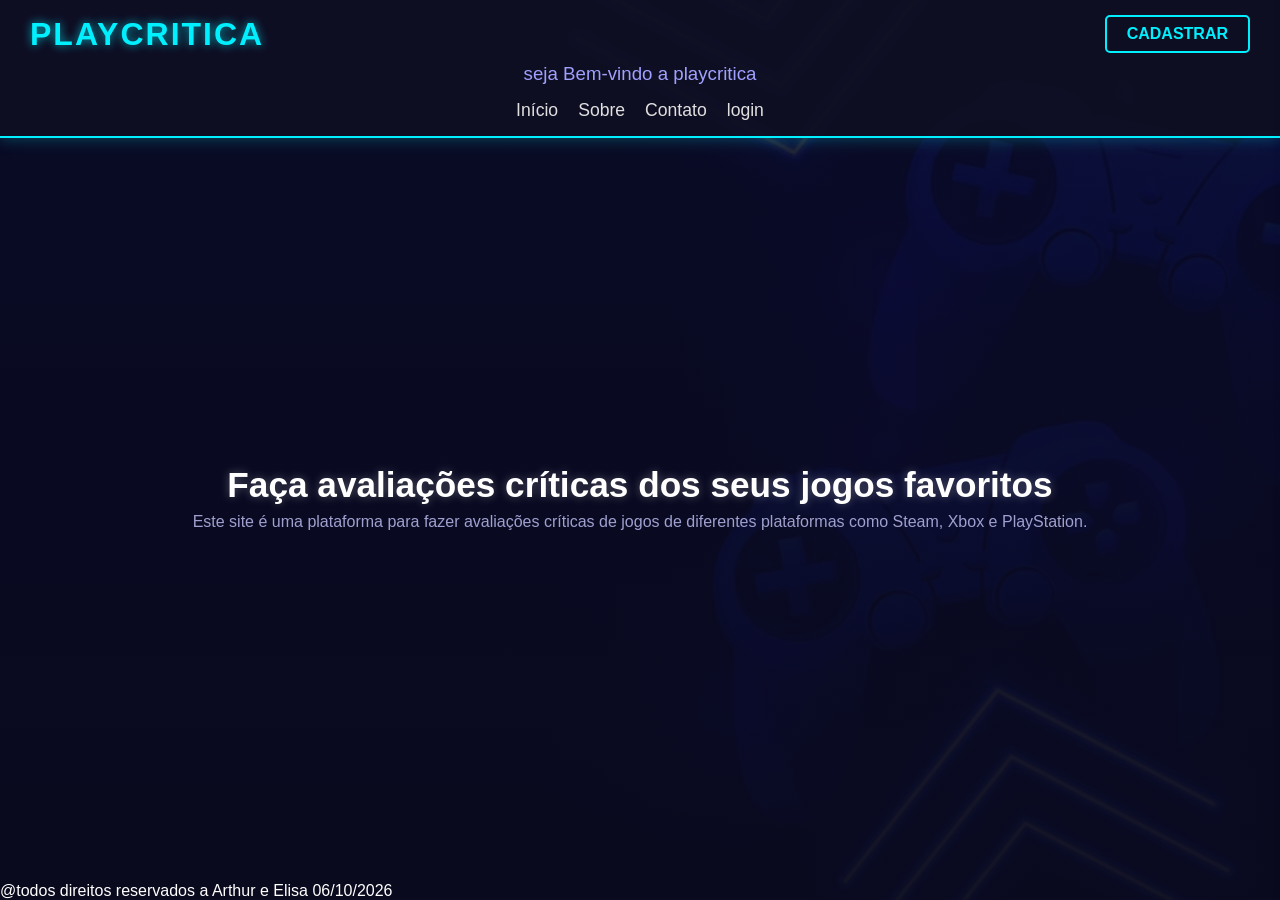
<file: index.html>
<!DOCTYPE html>
<html lang="pt-br">
<head>
    <meta charset="UTF-8">
    <meta name="viewport" content="width=device-width, initial-scale=1.0">
    <title>PLAYCRITICA</title>
    <link rel="stylesheet" href="style.css">
</head>
<body>
    <header>
        <div class="topo">
            <h1>PLAYCRITICA</h1>
            <a href="cadastro.html" class="entrar">CADASTRAR</a>
        </div>
        <h3>seja Bem-vindo a playcritica</h3>
        <nav>
            <ul>
                <li><a href="#" id="btn-inicio">Início</a></li>
                <li><a href="#" id="btn-sobre">Sobre</a></li>
                <li><a href="#" id="btn-contato">Contato</a></li>
                <li><a href="login.html" id="btn-login">login</a></li>
            </ul>
        </nav>
    </header>
    <aside id="sidebar" class="sidebar">
        <button id="btn-fechar" class="btn-fechar">&times;</button>
        <div id="conteudo-sidebar" class="conteudo-sidebar">
        </div>
    </aside>

    <main>
        <div class="conteudo">
            <h2>Faça avaliações críticas dos seus jogos favoritos</h2>
            <p>
                Este site é uma plataforma para fazer avaliações críticas de jogos de diferentes plataformas como Steam, Xbox e PlayStation.
            </p>
        </div>
    </main>

    <footer>@todos direitos reservados a Arthur e Elisa 06/10/2026</footer>

    <script src="script.js"></script>
</body>
</html>
</file>
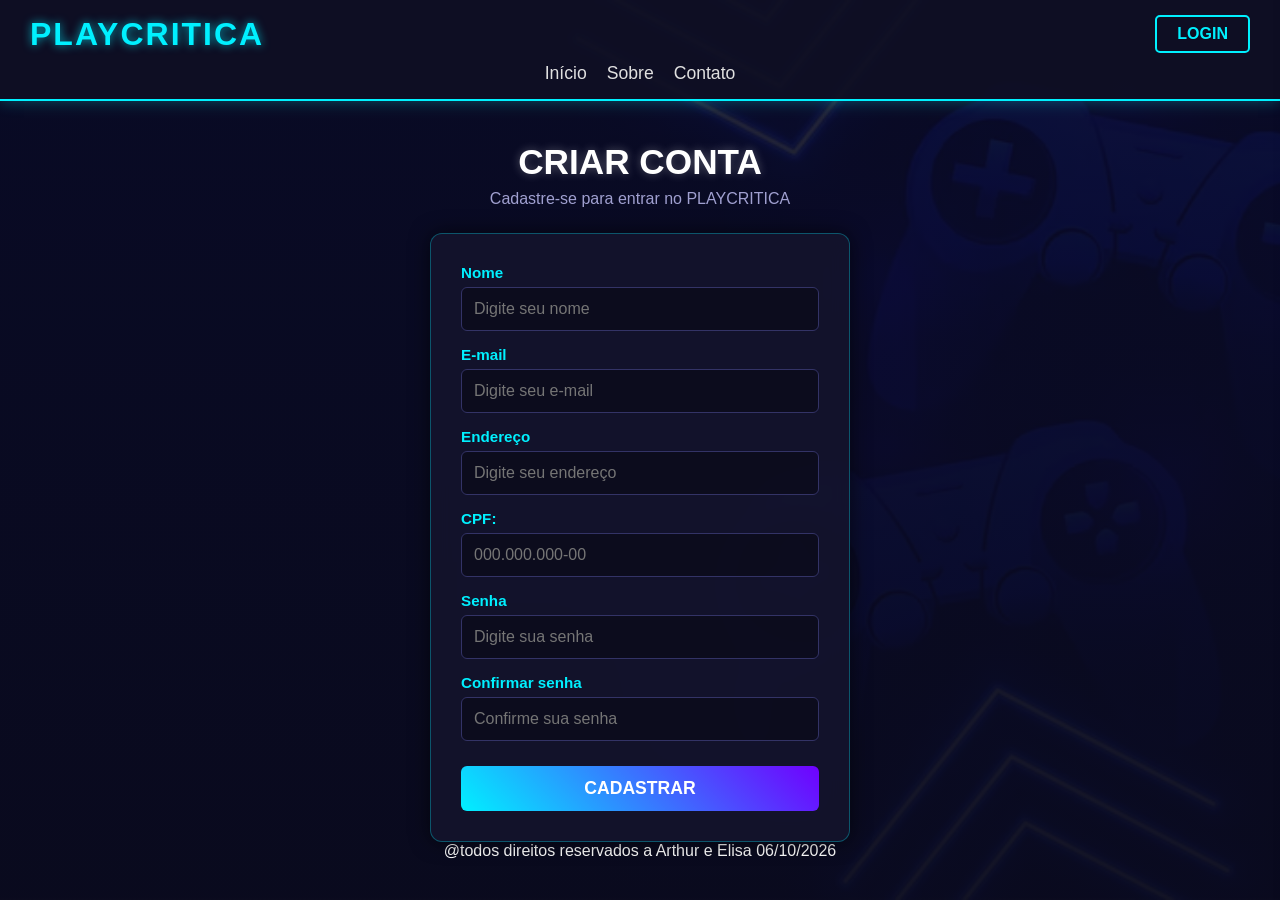
<file: cadastro.html>
<!DOCTYPE html>
<html lang="pt-br">
<head>
    <meta charset="UTF-8">
    <meta name="viewport" content="width=device-width, initial-scale=1.0">
    <title>PLAYCRITICA - CADASTRO</title>
    <link rel="stylesheet" href="style.css">
</head>
<body>
    <header>
        <div class="topo">
            <h1>PLAYCRITICA</h1>
            <a href="login.html" class="entrar">LOGIN</a>
        </div>  
        <nav>
            <ul>
                <li><a href="#" id="btn-inicio">Início</a></li>
                <li><a href="#" id="btn-sobre">Sobre</a></li>
                <li><a href="#" id="btn-contato">Contato</a></li>
            </ul>
        </nav>
    </header>
    <aside id="sidebar" class="sidebar">
        <button id="btn-fechar" class="btn-fechar">&times;</button>
        <div id="conteudo-sidebar" class="conteudo-sidebar"></div>
    </aside>

    <main id="cadastro-main">
        <div class="cadastro">
            <h2>CRIAR CONTA</h2>
            <p>Cadastre-se para entrar no PLAYCRITICA</p>
        </div>
        <form id="formcadastro">
            <label for="nome">Nome</label>
            <input type="text" id="nome" placeholder="Digite seu nome" required>
            <br>
            <label for="email">E-mail</label>
            <input type="email" id="email" placeholder="Digite seu e-mail" required>
            <br>
            <label for="endereço">Endereço</label>
            <input type="text" id="endereço" placeholder="Digite seu endereço" required>
            <br>
            <label for="cpf">CPF:</label>
            <input type="text" id="cpf" name="cpf" placeholder="000.000.000-00" required>
            <br>
            <label for="senha">Senha</label>
            <input type="password" id="senha" placeholder="Digite sua senha" required>
            <br>
            <label for="confirmarSenha">Confirmar senha</label>
            <input type="password" id="confirmarSenha" placeholder="Confirme sua senha" required>
            <br>
<button type="submit" id="botao2">CADASTRAR</button>
        </form>
        <footer>@todos direitos reservados a Arthur e Elisa 06/10/2026</footer>
    </main>

    <script src="script.js"></script>
</body>
</html>
</file>
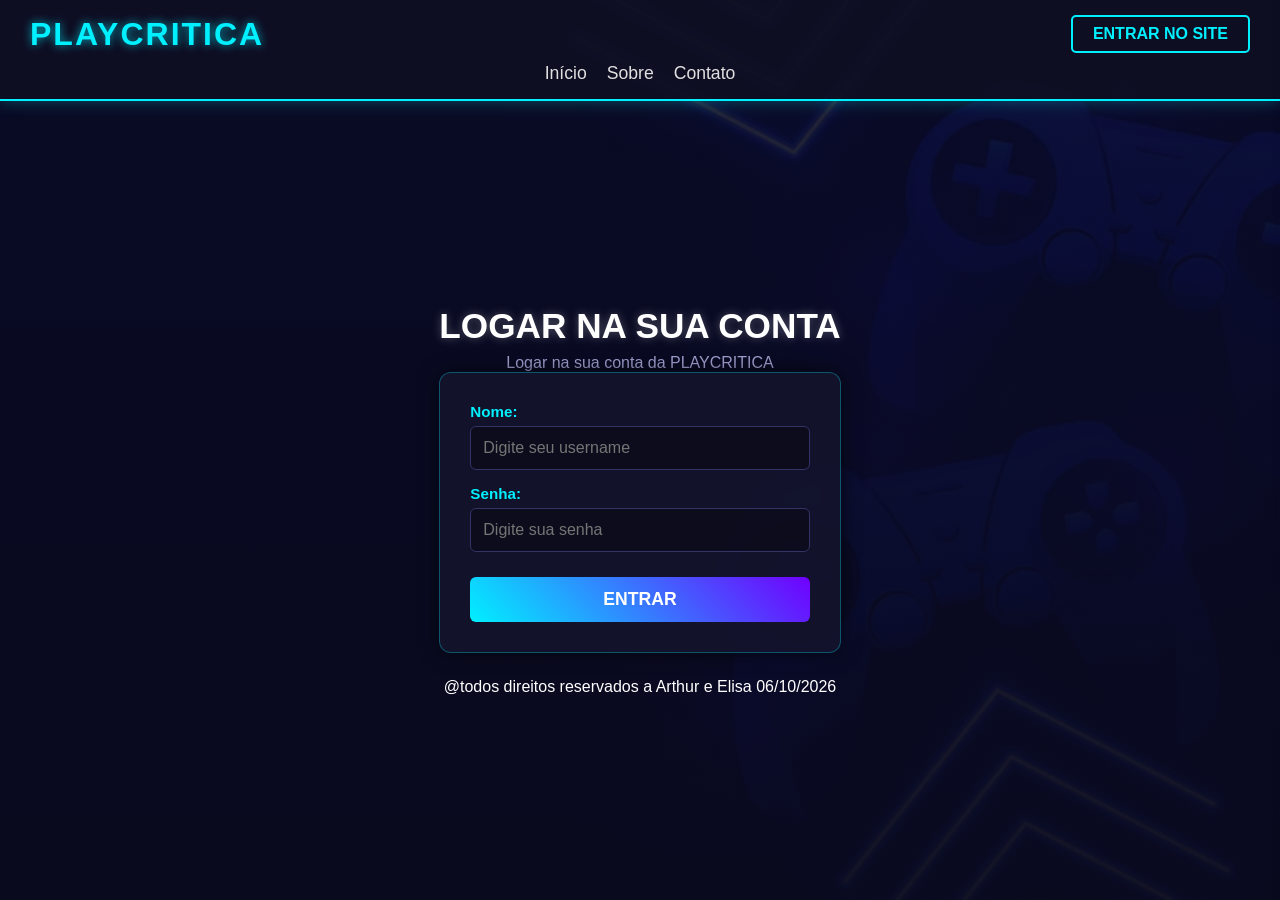
<file: login.html>
<!DOCTYPE html>
<html lang="pt-br">
<head>
    <meta charset="UTF-8">
    <meta name="viewport" content="width=device-width, initial-scale=1.0">
    <title>Faça seu login - PLAYCRITICA</title>
    <link rel="stylesheet" href="style.css">
</head>
<body>
    <header>
        <div class="topo">
            <h1>PLAYCRITICA</h1>
            <a href="PLAYCRITICA.html" class="entrar">ENTRAR NO SITE</a>
        </div>
        
        <nav>
            <ul>
                <li><a href="#" id="btn-inicio">Início</a></li>
                <li><a href="#" id="btn-sobre">Sobre</a></li>
                <li><a href="#" id="btn-contato">Contato</a></li>
            </ul>
        </nav>
    </header>
    <aside id="sidebar" class="sidebar">
        <button id="btn-fechar" class="btn-fechar">&times;</button>
        <div id="conteudo-sidebar" class="conteudo-sidebar"></div>
    </aside>

    <main class="login-main">
        <div class="login">
            <h2>LOGAR NA SUA CONTA</h2>
            <p>Logar na sua conta da PLAYCRITICA</p>
            <form id="formLogin">
                <label for="nome">Nome:</label>
                <input type="text" id="nome" placeholder="Digite seu username" required>
                <br>
                <label for="senha">Senha:</label>
                <input type="password" id="senha" placeholder="Digite sua senha" required>
                <br>

<button type="submit" id="botao1">ENTRAR</button>
            </form>
        </div>
        <footer>@todos direitos reservados a Arthur e Elisa 06/10/2026</footer>
    </main>

    <script src="script.js"></script>
</body>
</html>
</file>
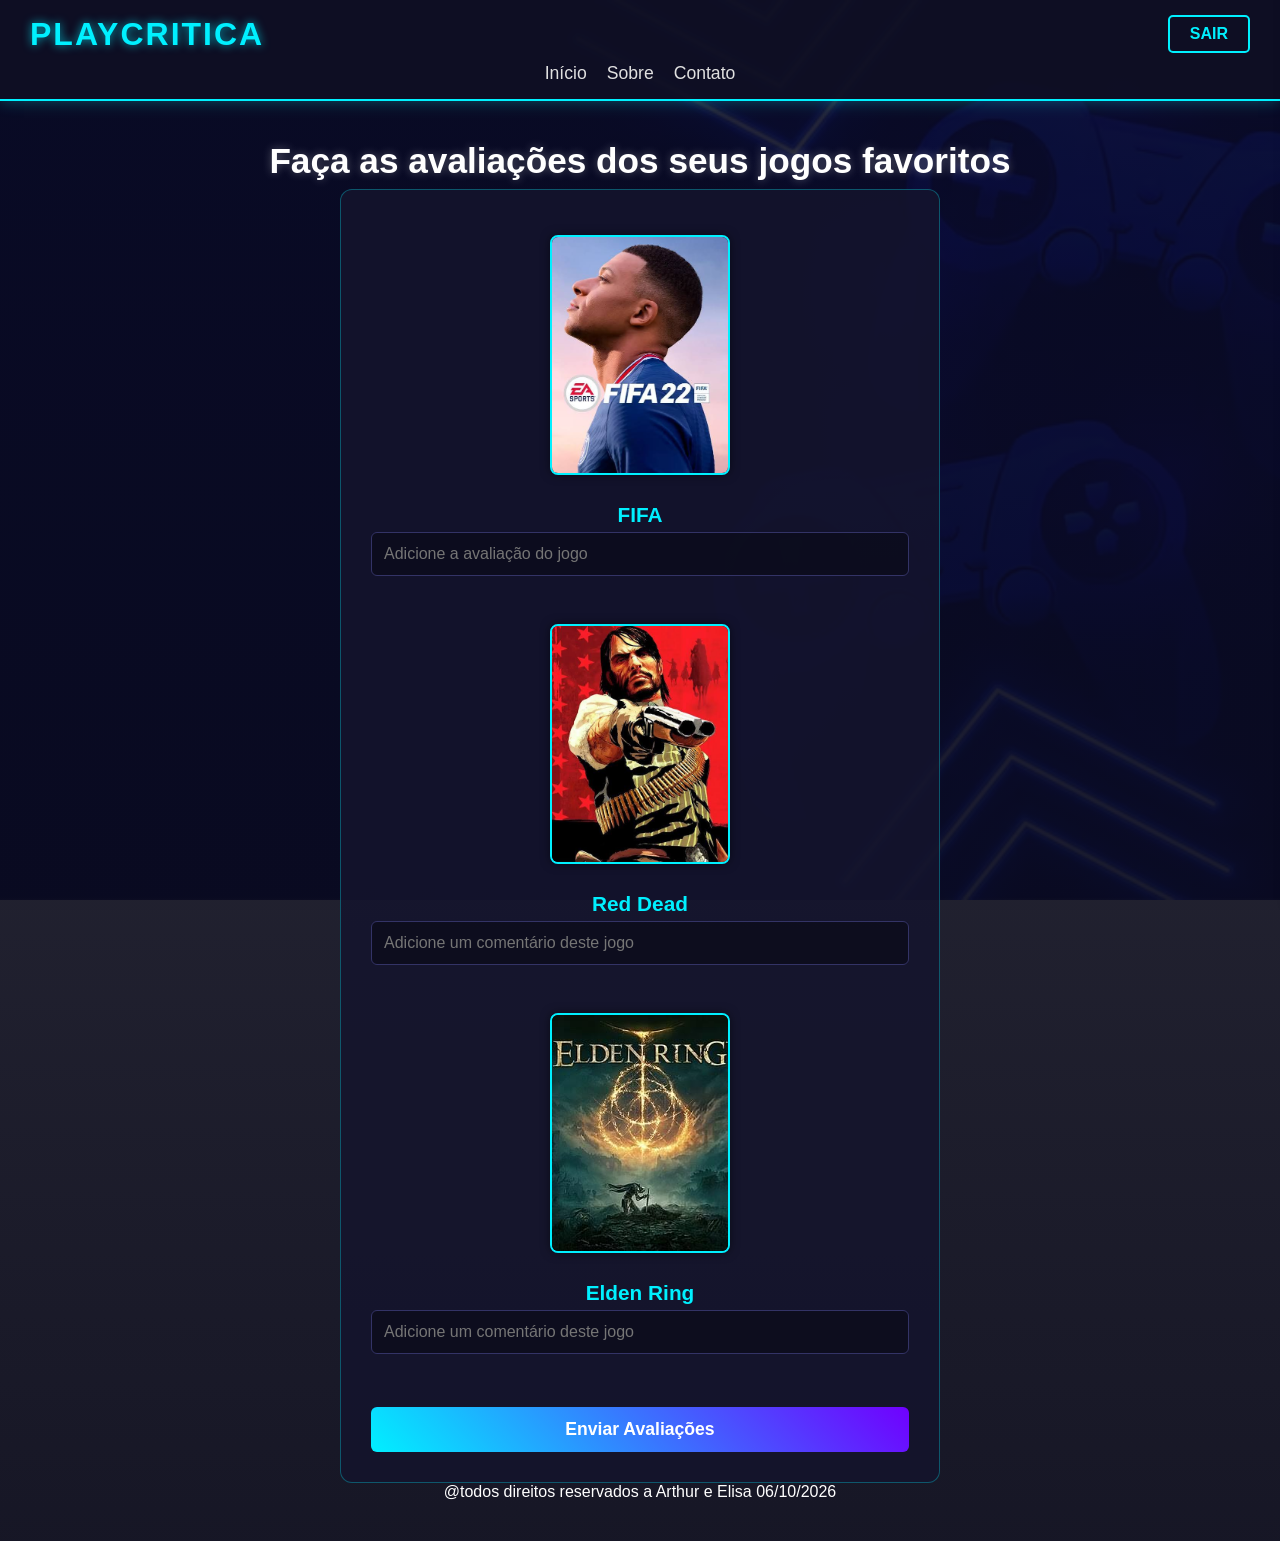
<file: PLAYCRITICA.html>
<!DOCTYPE html>
<html lang="pt-br">
<head>
    <meta charset="UTF-8">
    <meta name="viewport" content="width=device-width, initial-scale=1.0">
    <title>PLAYCRITICA Oficial</title>
    <link rel="stylesheet" href="style.css">
</head>
<body>
    <header>
        <div class="topo">
            <h1>PLAYCRITICA</h1>
            <a href="login.html" class="entrar">SAIR</a>
        </div>
    
        <nav>
            <ul>
                <li><a href="#" id="btn-inicio">Início</a></li>
                <li><a href="#" id="btn-sobre">Sobre</a></li>
                <li><a href="#" id="btn-contato">Contato</a></li>
            </ul>
        </nav>
    </header>
    <aside id="sidebar" class="sidebar">
        <button id="btn-fechar" class="btn-fechar">&times;</button>
        <div id="conteudo-sidebar" class="conteudo-sidebar"></div>
    </aside>

    <main>
        <h2 id="avaliaçao">Faça as avaliações dos seus jogos favoritos</h2>
        <form id="paginapricipal">
            <img id="fifa1" src="images (1).jfif" alt="fifa22">
            <br>
            <label for="fifa">FIFA</label>
            <input type="text" id="fifa" placeholder="Adicione a avaliação do jogo" required>
            <br>
            <img id="reddead1" src="images (2).jfif" alt="red dead redemption">
            <br>
            <label for="reddead">Red Dead</label>
            <input type="text" id="reddead" placeholder="Adicione um comentário deste jogo" required>
            <br>
            <img id="eldenring1" src="images (3).jfif" alt="elden ring">
            <br>
            <label for="eldenring">Elden Ring</label>
            <input type="text" id="eldenring" placeholder="Adicione um comentário deste jogo" required>
            <br>
            <!-- Botão adicionado para enviar as avaliações -->
            <button type="submit" id="btn-enviar">Enviar Avaliações</button>
        </form>
        <footer>@todos direitos reservados a Arthur e Elisa 06/10/2026</footer>
    </main> 

    <script src="script.js"></script>
</body>
</html>
</file>
<file: style.css>
/* ============================================================
   CONFIGURAÇÕES GERAIS E RESET
   ============================================================ */
* {
    margin: 0;
    padding: 0;
    box-sizing: border-box;
    font-family: 'Segoe UI', Tahoma, Geneva, Verdana, sans-serif;
}

body {
    /* Imagem de fundo com gradiente escuro por cima para contraste */
    background: linear-gradient(rgba(10, 10, 26, 0.85), rgba(10, 10, 26, 0.95)), 
                url('fundo-do-controlador-de-videogame-online-com-espaco-de-texto_1017-54747.avif') no-repeat center center fixed;
    background-size: cover;
    color: #ffffff;
    min-height: 100vh;
    display: flex;
    flex-direction: column;
}

/* ============================================================
   CABEÇALHO (HEADER) E NAVEGAÇÃO
   ============================================================ */
header {
    background-color: rgba(15, 15, 35, 0.9);
    border-bottom: 2px solid #00f0ff;
    box-shadow: 0 0 15px rgba(0, 240, 255, 0.3);
    padding: 15px 30px;
}

.topo {
    display: flex;
    justify-content: space-between;
    align-items: center;
    margin-bottom: 10px;
}

.topo h1 {
    font-size: 2rem;
    color: #00f0ff;
    text-transform: uppercase;
    letter-spacing: 2px;
    text-shadow: 0 0 10px rgba(0, 240, 255, 0.7);
}

.entrar {
    display: inline-block;
    padding: 8px 20px;
    background: transparent;
    color: #00f0ff;
    border: 2px solid #00f0ff;
    border-radius: 5px;
    text-decoration: none;
    font-weight: bold;
    transition: all 0.3s ease;
}

.entrar:hover {
    background: #00f0ff;
    color: #000;
    box-shadow: 0 0 15px #00f0ff;
}

header h3 {
    text-align: center;
    color: #a0a0ff;
    font-weight: 400;
    margin-bottom: 15px;
}

nav ul {
    list-style: none;
    display: flex;
    gap: 20px;
    justify-content: center;
}

nav a {
    color: #e0e0e0;
    text-decoration: none;
    font-size: 1.1rem;
    transition: color 0.3s ease;
}

nav a:hover {
    color: #00f0ff;
    text-shadow: 0 0 8px #00f0ff;
}

/* ============================================================
   SIDEBAR (BARRA LATERAL)
   ============================================================ */
.sidebar {
    position: fixed;
    top: 0;
    right: -320px; /* Configurado para surgir do lado direito */
    width: 300px;
    height: 100%;
    background-color: rgba(15, 15, 30, 0.98);
    border-left: 2px solid #00f0ff;
    box-shadow: -5px 0 15px rgba(0, 0, 0, 0.7);
    transition: right 0.4s ease;
    z-index: 1000;
    padding: 20px;
    display: flex;
    flex-direction: column;
}

.sidebar.ativa {
    right: 0;
}

.btn-fechar {
    position: absolute;
    top: 15px;
    right: 15px;
    background: none;
    border: none;
    color: #ff2a6d;
    font-size: 2rem;
    cursor: pointer;
}

.conteudo-sidebar {
    margin-top: 40px;
}

.conteudo-sidebar h3 {
    color: #00f0ff;
    border-bottom: 2px solid #8e20fc;
    padding-bottom: 8px;
    margin-bottom: 15px;
}

.conteudo-sidebar p, 
.conteudo-sidebar ul li {
    color: #d0d0d0;
    line-height: 1.5;
    margin-bottom: 10px;
}

.conteudo-sidebar ul {
    list-style: none;
    padding: 0;
}

/* ============================================================
   CONTEÚDO PRINCIPAL (MAIN & FORMULÁRIOS)
   ============================================================ */
main, #cadastro-main, .login-main {
    flex: 1;
    display: flex;
    flex-direction: column;
    align-items: center;
    justify-content: center;
    padding: 40px 20px;
}

.cadastro, .login, .conteudo {
    text-align: center;
    margin-bottom: 25px;
}

.cadastro h2, .login h2, main h2 {
    font-size: 2.2rem;
    color: #ffffff;
    margin-bottom: 8px;
    text-shadow: 0 0 10px rgba(255, 255, 255, 0.3);
}

.cadastro p, .login p, .conteudo p {
    color: #a0a0d0;
    font-size: 1rem;
}

/* Formatação dos Formulários de Login e Cadastro */
#formcadastro, #formLogin {
    background: rgba(20, 20, 45, 0.85);
    border: 1px solid rgba(0, 240, 255, 0.3);
    border-radius: 12px;
    padding: 30px;
    width: 100%;
    max-width: 420px;
    box-shadow: 0 0 20px rgba(0, 0, 0, 0.6);
    backdrop-filter: blur(10px);
}

#formcadastro label, #formLogin label {
    display: block;
    margin-bottom: 6px;
    color: #00f0ff;
    font-size: 0.95rem;
    font-weight: 600;
    text-align: left;
}

#formcadastro input, #formLogin input {
    width: 100%;
    padding: 12px;
    margin-bottom: 15px;
    background: rgba(10, 10, 25, 0.7);
    border: 1px solid #333366;
    border-radius: 6px;
    color: #fff;
    font-size: 1rem;
    outline: none;
    transition: border-color 0.3s;
}

#formcadastro input:focus, #formLogin input:focus {
    border-color: #00f0ff;
    box-shadow: 0 0 8px rgba(0, 240, 255, 0.5);
}

/* Botões do Formulário */
#botao1, #botao2 {
    width: 100%;
    padding: 12px;
    background: linear-gradient(45deg, #00f0ff, #7000ff);
    border: none;
    border-radius: 6px;
    color: #ffffff;
    font-size: 1.1rem;
    font-weight: bold;
    cursor: pointer;
    margin-top: 10px;
    transition: transform 0.2s, box-shadow 0.2s;
}

#botao1:hover, #botao2:hover {
    transform: translateY(-2px);
    box-shadow: 0 0 15px rgba(0, 240, 255, 0.6);
}

/* ============================================================
   PÁGINA PRINCIPAL DE AVALIAÇÕES (PLAYCRITICA.html)
   ============================================================ */
#paginapricipal {
    background: rgba(20, 20, 45, 0.85);
    border: 1px solid rgba(0, 240, 255, 0.3);
    border-radius: 12px;
    padding: 30px;
    width: 100%;
    max-width: 600px;
    display: flex;
    flex-direction: column;
    align-items: center;
}

#paginapricipal img {
    width: 180px;
    height: 240px;
    object-fit: cover;
    border-radius: 8px;
    border: 2px solid #00f0ff;
    margin-top: 15px;
    box-shadow: 0 0 10px rgba(0, 0, 0, 0.5);
}

#paginapricipal label {
    font-size: 1.3rem;
    color: #00f0ff;
    margin: 10px 0 5px 0;
    font-weight: bold;
}
#paginapricipal input {
    width: 100%;
    padding: 12px;
    margin-bottom: 15px;
    background: rgba(10, 10, 25, 0.7);
    border: 1px solid #333366;
    border-radius: 6px;
    color: #fff;
    font-size: 1rem;
    outline: none;
    transition: border-color 0.3s;
}

#btn-enviar {
    width: 100%;
    padding: 12px;
    margin-top: 20px;
    background: linear-gradient(45deg, #00f0ff, #7000ff);
    border: none;
    border-radius: 6px;
    color: #ffffff;
    font-size: 1.1rem;
    font-weight: bold;
    cursor: pointer;
    transition: transform 0.2s, box-shadow 0.2s;
}

#btn-enviar:hover {
    transform: translateY(-2px);
    box-shadow: 0 0 15px rgba(0, 240, 255, 0.6);
}
</file>
